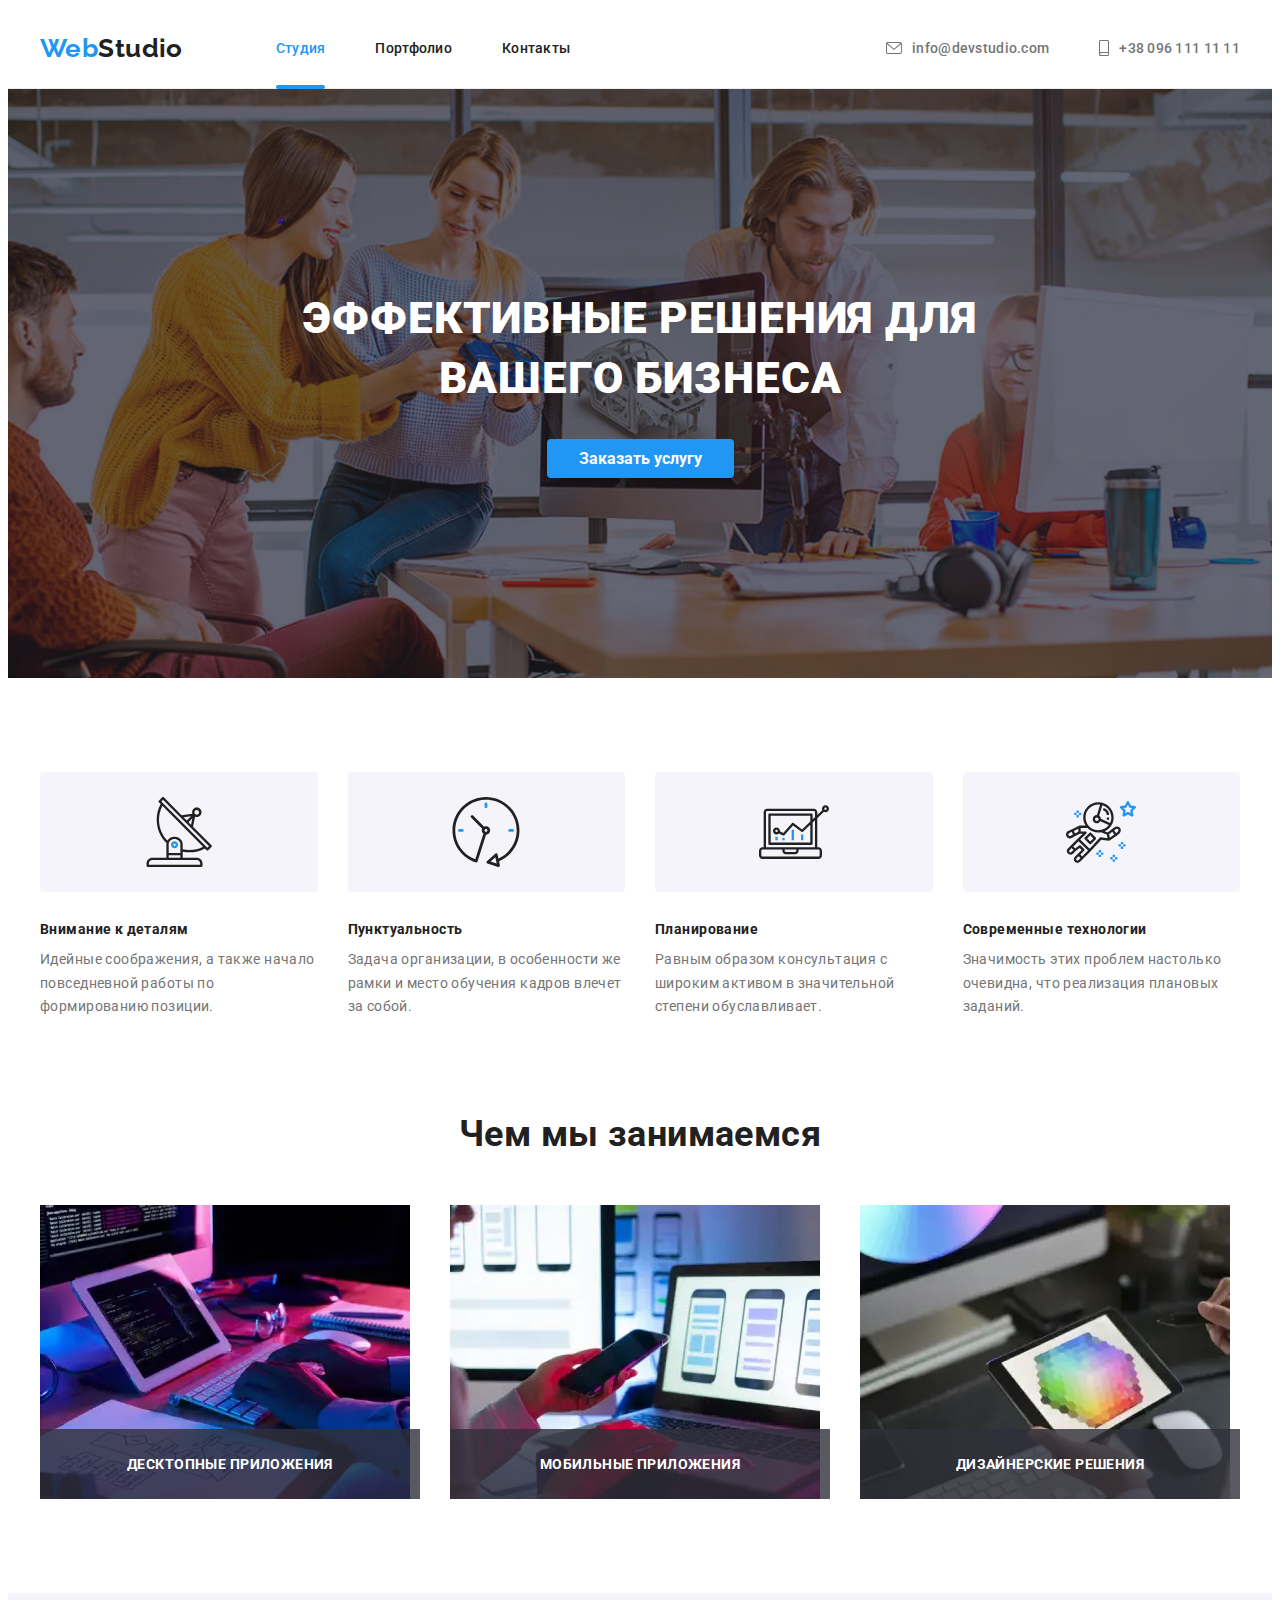
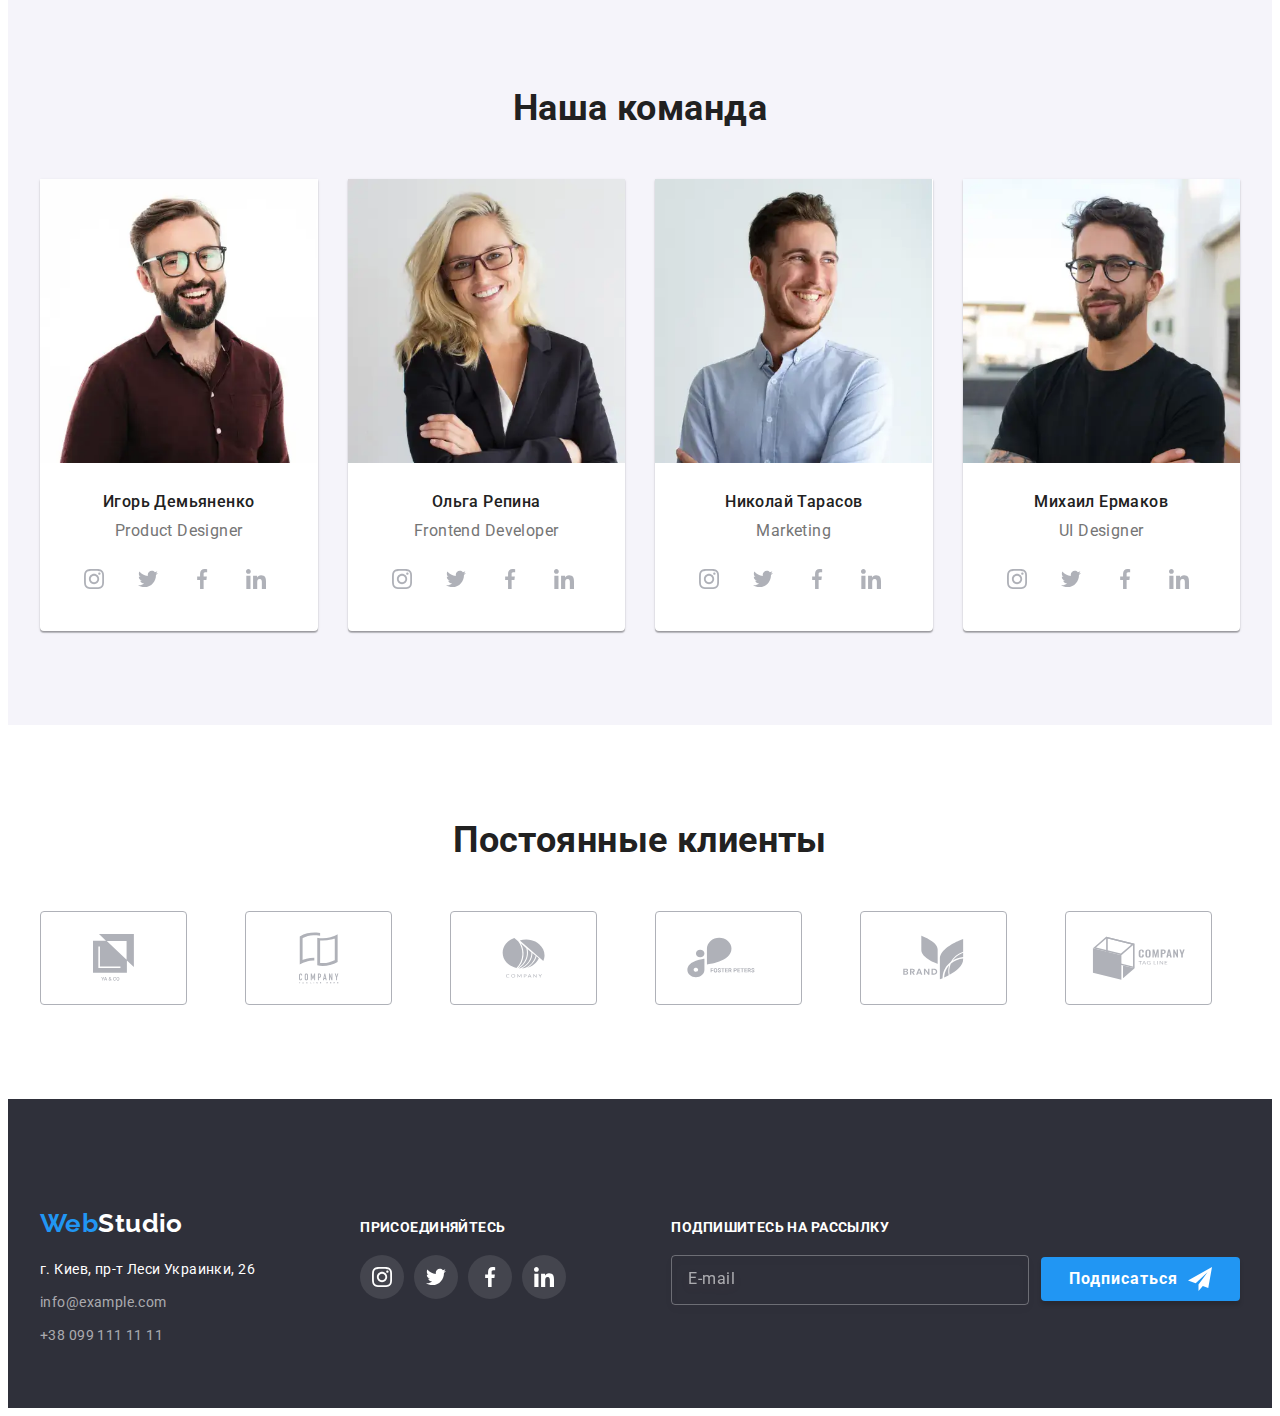
<file: index.html>
<!DOCTYPE html>
<html lang="ru">
  <head>
    <meta charset="UTF-8" />
    <meta http-equiv="X-UA-Compatible" content="IE=edge" />
    <meta name="viewport" content="width=device-width, initial-scale=1.0" />
    <title>Web Studio</title>
    <link
      rel="stylesheet"
      href="https://cdnjs.cloudflare.com/ajax/libs/modern-normalize/1.1.0/modern-normalize.min.css"
      integrity="sha512-wpPYUAdjBVSE4KJnH1VR1HeZfpl1ub8YT/NKx4PuQ5NmX2tKuGu6U/JRp5y+Y8XG2tV+wKQpNHVUX03MfMFn9Q=="
      crossorigin="anonymous"
      referrerpolicy="no-referrer"
    />
    <link rel="preconnect" href="https://fonts.gstatic.com" />
    <link
      href="https://fonts.googleapis.com/css2?family=Raleway:wght@700&family=Roboto:wght@400;500;700;900&display=swap"
      rel="stylesheet"
    />
    <link rel="stylesheet" href="./css/main.min.css" />
  </head>

  <body>
    <header class="header">
      <div class="container header__container">
        <nav class="navigation">
          <a href="./index.html" lang="en" class="logo link"
            ><span class="logo--color">Web</span>Studio</a
          >
          <ul class="menu list">
            <li class="menu__item">
              <a href="./index.html" class="menu__link menu__link--active link"
                >Студия</a
              >
            </li>
            <li class="menu__item">
              <a href="./portfolio.html" class="menu__link link">Портфолио</a>
            </li>
            <li class="menu__item">
              <a href="" class="menu__link link">Контакты</a>
            </li>
          </ul>
        </nav>
        <ul class="contact list">
          <li class="contact__item">
            <a href="mailto:info@devstudio.com" class="contact__link link">
              <svg class="contact__icon" width="16" height="12">
                <use href="./images/icons.svg#icon-envelope"></use>
              </svg>
              info@devstudio.com</a
            >
          </li>
          <li class="contact__item">
            <a href="tel:+380961111111" class="contact__link link">
              <svg class="contact__icon" width="10" height="16">
                <use href="./images/icons.svg#icon-smartphone"></use>
              </svg>
              +38 096 111 11 11</a
            >
          </li>
        </ul>
        <button type="button" class="burger-btn" data-menu-open>
          <svg class="burger-btn__icon" width="24" height="16">
            <use href="./images/icons.svg#icon-menu"></use>
          </svg>
        </button>
      </div>
    </header>

    <main>
      <!--HERO-->
      <section class="hero">
        <div class="container">
          <h1 class="hero__title">Эффективные решения для вашего бизнеса</h1>
          <button type="button" class="hero__btn button" data-modal-open>
            Заказать услугу
          </button>
        </div>
      </section>

      <!--FEATURE-->
      <section class="section">
        <div class="container">
          <h2 class="hidden">Особенности</h2>
          <ul class="feature-list list">
            <li class="feature-list__item">
              <div class="feature-list__icon-fon">
                <svg class="feature-list__icon">
                  <use href="./images/icons.svg#icon-details"></use>
                </svg>
              </div>
              <h3 class="feature-list__title">Внимание к деталям</h3>
              <p class="feature-list__text">
                Идейные соображения, а также начало повседневной работы по
                формированию позиции.
              </p>
            </li>
            <li class="feature-list__item">
              <div class="feature-list__icon-fon">
                <svg class="feature-list__icon">
                  <use href="./images/icons.svg#icon-clock"></use>
                </svg>
              </div>
              <h3 class="feature-list__title">Пунктуальность</h3>
              <p class="feature-list__text">
                Задача организации, в особенности же рамки и место обучения
                кадров влечет за собой.
              </p>
            </li>
            <li class="feature-list__item">
              <div class="feature-list__icon-fon">
                <svg class="feature-list__icon">
                  <use href="./images/icons.svg#icon-diagram"></use>
                </svg>
              </div>
              <h3 class="feature-list__title">Планирование</h3>
              <p class="feature-list__text">
                Равным образом консультация с широким активом в значительной
                степени обуславливает.
              </p>
            </li>
            <li class="feature-list__item">
              <div class="feature-list__icon-fon">
                <svg class="feature-list__icon">
                  <use href="./images/icons.svg#icon-astronaut"></use>
                </svg>
              </div>
              <h3 class="feature-list__title">Современные технологии</h3>
              <p class="feature-list__text">
                Значимость этих проблем настолько очевидна, что реализация
                плановых заданий.
              </p>
            </li>
          </ul>
        </div>
      </section>

      <!--PROJECT-->
      <section class="section section--nopadingtop">
        <div class="container">
          <h2 class="section__title">Чем мы занимаемся</h2>
          <ul class="project-list list">
            <li class="project-list__item">
              <picture>
                <source
                  media="(min-width: 1200px)"
                  srcset="
                    ./images/project/project1-desktop.webp    1x,
                    ./images/project/project1-desktop@2x.webp 2x
                  "
                  type="image/webp"
                />

                <source
                  media="(min-width: 1200px)"
                  srcset="
                    ./images/project/project1-desktop.jpg    1x,
                    ./images/project/project1-desktop@2x.jpg 2x
                  "
                />

                <img
                  src="#"
                  alt="Робота команды на ПК"
                  class="project-list__image"
                />
              </picture>
              <h3 class="project-list__subtitle subtitle">
                Десктопные приложения
              </h3>
            </li>
            <li class="project-list__item">
              <picture>
                <source
                  media="(min-width: 1200px)"
                  srcset="
                    ./images/project/project2-desktop.webp    1x,
                    ./images/project/project2-desktop@2x.webp 2x
                  "
                  type="image/webp"
                />

                <source
                  media="(min-width: 1200px)"
                  srcset="
                    ./images/project/project2-desktop.jpg    1x,
                    ./images/project/project2-desktop@2x.jpg 2x
                  "
                />

                <img
                  src="#"
                  alt="Робота команды с телефоном"
                  class="project-list__image"
                />
              </picture>
              <h3 class="project-list__subtitle subtitle">
                Мобильные приложения
              </h3>
            </li>
            <li class="project-list__item">
              <picture>
                <source
                  media="(min-width: 1200px)"
                  srcset="
                    ./images/project/project3-desktop.webp    1x,
                    ./images/project/project3-desktop@2x.webp 2x
                  "
                  type="image/webp"
                />

                <source
                  media="(min-width: 1200px)"
                  srcset="
                    ./images/project/project3-desktop.jpg    1x,
                    ./images/project/project3-desktop@2x.jpg 2x
                  "
                />

                <img
                  src="#"
                  alt="Робота команды на планшете"
                  class="project-list__image"
                />
              </picture>
              <h3 class="project-list__subtitle subtitle">
                Дизайнерские решения
              </h3>
            </li>
          </ul>
        </div>
      </section>

      <!--TEAM-->
      <section class="section section__team">
        <div class="container">
          <h2 class="section__title">Наша команда</h2>
          <ul class="list team-list">
            <li class="team-list-item">
              <picture>
                <source
                  media="(min-width: 280px)"
                  srcset="
                    ./images/team/team1-mobile.webp    1x,
                    ./images/team/team1-mobile@2x.webp 2x
                  "
                  type="image/webp"
                />

                <source
                  media="(min-width: 280px)"
                  srcset="
                    ./images/team/team1-mobile.jpg    1x,
                    ./images/team/team1-mobile@2x.jpg 2x
                  "
                />

                <source
                  media="(min-width: 768px)"
                  srcset="
                    ./images/team/team1-tablet.webp    1x,
                    ./images/team/team1-tablet@2x.webp 2x
                  "
                  type="image/webp"
                />

                <source
                  media="(min-width: 768px)"
                  srcset="
                    ./images/team/team1-tablet.jpg    1x,
                    ./images/team/team1-tablet@2x.jpg 2x
                  "
                />

                <source
                  media="(min-width: 1200px)"
                  srcset="
                    ./images/team/team1-desktop.webp    1x,
                    ./images/team/team1-desktop@2x.webp 2x
                  "
                  type="image/webp"
                />

                <source
                  media="(min-width: 1200px)"
                  srcset="
                    ./images/team/team1-desktop.jpg    1x,
                    ./images/team/team1-desktop@2x.jpg 2x
                  "
                />

                <img src="#" alt="Игорь Демьяненко" class="team-pic" />
              </picture>
              <div class="description-team">
                <h3 class="team-subtitle text">Игорь Демьяненко</h3>
                <p class="team-desc text" lang="en">Product Designer</p>
                <ul class="social-list">
                  <li class="social-list__item">
                    <a href="" class="social-list__link link">
                      <svg class="social-list__icon" width="20" height="20">
                        <use href="./images/icons.svg#icon-instagram"></use>
                      </svg>
                    </a>
                  </li>
                  <li class="social-list__item">
                    <a href="" class="social-list__link link">
                      <svg class="social-list__icon" width="20" height="20">
                        <use href="./images/icons.svg#icon-twitter"></use>
                      </svg>
                    </a>
                  </li>
                  <li class="social-list__item">
                    <a href="" class="social-list__link link">
                      <svg class="social-list__icon" width="20" height="20">
                        <use href="./images/icons.svg#icon-facebook"></use>
                      </svg>
                    </a>
                  </li>
                  <li class="social-list__item">
                    <a href="" class="social-list__link link">
                      <svg class="social-list__icon" width="20" height="20">
                        <use href="./images/icons.svg#icon-linkedin"></use>
                      </svg>
                    </a>
                  </li>
                </ul>
              </div>
            </li>
            <li class="team-list-item">
              <picture>
                <source
                  media="(min-width: 280px)"
                  srcset="
                    ./images/team/team2-mobile.webp    1x,
                    ./images/team/team2-mobile@2x.webp 2x
                  "
                  type="image/webp"
                />

                <source
                  media="(min-width: 280px)"
                  srcset="
                    ./images/team/team2-mobile.jpg    1x,
                    ./images/team/team2-mobile@2x.jpg 2x
                  "
                />

                <source
                  media="(min-width: 768px)"
                  srcset="
                    ./images/team/team2-tablet.webp    1x,
                    ./images/team/team2-tablet@2x.webp 2x
                  "
                  type="image/webp"
                />

                <source
                  media="(min-width: 768px)"
                  srcset="
                    ./images/team/team2-tablet.jpg    1x,
                    ./images/team/team2-tablet@2x.jpg 2x
                  "
                />

                <source
                  media="(min-width: 1200px)"
                  srcset="
                    ./images/team/team2-desktop.webp    1x,
                    ./images/team/team2-desktop@2x.webp 2x
                  "
                  type="image/webp"
                />

                <source
                  media="(min-width: 1200px)"
                  srcset="
                    ./images/team/team2-desktop.jpg    1x,
                    ./images/team/team2-desktop@2x.jpg 2x
                  "
                />

                <img src="#" alt="Ольга Репина" class="team-pic" />
              </picture>
              <div class="description-team">
                <h3 class="team-subtitle text">Ольга Репина</h3>
                <p class="team-desc text" lang="en">Frontend Developer</p>
                <ul class="social-list">
                  <li class="social-list__item">
                    <a href="" class="social-list__link link">
                      <svg class="social-list__icon" width="20" height="20">
                        <use href="./images/icons.svg#icon-instagram"></use>
                      </svg>
                    </a>
                  </li>
                  <li class="social-list__item">
                    <a href="" class="social-list__link link">
                      <svg class="social-list__icon" width="20" height="20">
                        <use href="./images/icons.svg#icon-twitter"></use>
                      </svg>
                    </a>
                  </li>
                  <li class="social-list__item">
                    <a href="" class="social-list__link link">
                      <svg class="social-list__icon" width="20" height="20">
                        <use href="./images/icons.svg#icon-facebook"></use>
                      </svg>
                    </a>
                  </li>
                  <li class="social-list__item">
                    <a href="" class="social-list__link link">
                      <svg class="social-list__icon" width="20" height="20">
                        <use href="./images/icons.svg#icon-linkedin"></use>
                      </svg>
                    </a>
                  </li>
                </ul>
              </div>
            </li>
            <li class="team-list-item">
              <picture>
                <source
                  media="(min-width: 280px)"
                  srcset="
                    ./images/team/team3-mobile.webp    1x,
                    ./images/team/team3-mobile@2x.webp 2x
                  "
                  type="image/webp"
                />

                <source
                  media="(min-width: 280px)"
                  srcset="
                    ./images/team/team3-mobile.jpg    1x,
                    ./images/team/team3-mobile@2x.jpg 2x
                  "
                />

                <source
                  media="(min-width: 768px)"
                  srcset="
                    ./images/team/team3-tablet.webp    1x,
                    ./images/team/team3-tablet@2x.webp 2x
                  "
                  type="image/webp"
                />

                <source
                  media="(min-width: 768px)"
                  srcset="
                    ./images/team/team3-tablet.jpg    1x,
                    ./images/team/team3-tablet@2x.jpg 2x
                  "
                />

                <source
                  media="(min-width: 1200px)"
                  srcset="
                    ./images/team/team3-desktop.webp    1x,
                    ./images/team/team3-desktop@2x.webp 2x
                  "
                  type="image/webp"
                />

                <source
                  media="(min-width: 1200px)"
                  srcset="
                    ./images/team/team3-desktop.jpg    1x,
                    ./images/team/team3-desktop@2x.jpg 2x
                  "
                />

                <img src="#" alt="Николай Тарасов" class="team-pic" />
              </picture>
              <div class="description-team">
                <h3 class="team-subtitle text">Николай Тарасов</h3>
                <p class="team-desc text" lang="en">Marketing</p>
                <ul class="social-list">
                  <li class="social-list__item">
                    <a href="" class="social-list__link link">
                      <svg class="social-list__icon" width="20" height="20">
                        <use href="./images/icons.svg#icon-instagram"></use>
                      </svg>
                    </a>
                  </li>
                  <li class="social-list__item">
                    <a href="" class="social-list__link link">
                      <svg class="social-list__icon" width="20" height="20">
                        <use href="./images/icons.svg#icon-twitter"></use>
                      </svg>
                    </a>
                  </li>
                  <li class="social-list__item">
                    <a href="" class="social-list__link link">
                      <svg class="social-list__icon" width="20" height="20">
                        <use href="./images/icons.svg#icon-facebook"></use>
                      </svg>
                    </a>
                  </li>
                  <li class="social-list__item">
                    <a href="" class="social-list__link link">
                      <svg class="social-list__icon" width="20" height="20">
                        <use href="./images/icons.svg#icon-linkedin"></use>
                      </svg>
                    </a>
                  </li>
                </ul>
              </div>
            </li>
            <li class="team-list-item">
              <picture>
                <source
                  media="(min-width: 280px)"
                  srcset="
                    ./images/team/team4-mobile.webp    1x,
                    ./images/team/team4-mobile@2x.webp 2x
                  "
                  type="image/webp"
                />

                <source
                  media="(min-width: 280px)"
                  srcset="
                    ./images/team/team4-mobile.jpg    1x,
                    ./images/team/team4-mobile@2x.jpg 2x
                  "
                />

                <source
                  media="(min-width: 768px)"
                  srcset="
                    ./images/team/team4-tablet.webp    1x,
                    ./images/team/team4-tablet@2x.webp 2x
                  "
                  type="image/webp"
                />

                <source
                  media="(min-width: 768px)"
                  srcset="
                    ./images/team/team4-tablet.jpg    1x,
                    ./images/team/team4-tablet@2x.jpg 2x
                  "
                />

                <source
                  media="(min-width: 1200px)"
                  srcset="
                    ./images/team/team4-desktop.webp    1x,
                    ./images/team/team4-desktop@2x.webp 2x
                  "
                  type="image/webp"
                />

                <source
                  media="(min-width: 1200px)"
                  srcset="
                    ./images/team/team4-desktop.jpg    1x,
                    ./images/team/team4-desktop@2x.jpg 2x
                  "
                />

                <img src="#" alt="Михаил Ермаков" class="team-pic" />
              </picture>
              <div class="description-team">
                <h3 class="team-subtitle text">Михаил Ермаков</h3>
                <p class="team-desc text" lang="en">UI Designer</p>
                <ul class="social-list">
                  <li class="social-list__item">
                    <a href="" class="social-list__link link">
                      <svg class="social-list__icon" width="20" height="20">
                        <use href="./images/icons.svg#icon-instagram"></use>
                      </svg>
                    </a>
                  </li>
                  <li class="social-list__item">
                    <a href="" class="social-list__link link">
                      <svg class="social-list__icon" width="20" height="20">
                        <use href="./images/icons.svg#icon-twitter"></use>
                      </svg>
                    </a>
                  </li>
                  <li class="social-list__item">
                    <a href="" class="social-list__link link">
                      <svg class="social-list__icon" width="20" height="20">
                        <use href="./images/icons.svg#icon-facebook"></use>
                      </svg>
                    </a>
                  </li>
                  <li class="social-list__item">
                    <a href="" class="social-list__link link">
                      <svg class="social-list__icon" width="20" height="20">
                        <use href="./images/icons.svg#icon-linkedin"></use>
                      </svg>
                    </a>
                  </li>
                </ul>
              </div>
            </li>
          </ul>
        </div>
      </section>

      <!-- CLIENTS -->
      <section class="section">
        <div class="container">
          <h2 class="section__title">Постоянные клиенты</h2>
          <ul class="client">
            <li class="client__item">
              <a href="" class="client__link link">
                <svg class="client__icon" width="41" height="47">
                  <use href="./images/icons.svg#icon-ya-co"></use>
                </svg>
              </a>
            </li>
            <li class="client__item">
              <a href="" class="client__link link">
                <svg class="client__icon" width="40" height="52">
                  <use href="./images/icons.svg#icon-tagline-here"></use>
                </svg>
              </a>
            </li>
            <li class="client__item">
              <a href="" class="client__link link">
                <svg class="client__icon" width="43" height="41">
                  <use href="./images/icons.svg#icon-company"></use>
                </svg>
              </a>
            </li>
            <li class="client__item">
              <a href="" class="client__link link">
                <svg class="client__icon" width="84" height="41">
                  <use href="./images/icons.svg#icon-foster-peters"></use>
                </svg>
              </a>
            </li>
            <li class="client__item">
              <a href="" class="client__link link">
                <svg class="client__icon" width="63" height="45">
                  <use href="./images/icons.svg#icon-brand"></use>
                </svg>
              </a>
            </li>
            <li class="client__item">
              <a href="" class="client__link link">
                <svg class="client__icon" width="94" height="44">
                  <use href="./images/icons.svg#icon-tag-line"></use>
                </svg>
              </a>
            </li>
          </ul>
        </div>
      </section>
    </main>

    <footer class="footer">
      <div class="container">
        <div class="footer-content">
          <div class="address">
            <a href="./index.html" lang="en" class="logo link logo-footer"
              ><span class="logo--color">Web</span>Studio</a
            >
            <address>
              <ul class="list contact-blok">
                <li class="contact-blok__item">
                  <a
                    href="https://goo.gl/maps/mt1eh2ypVDNNx72d9"
                    target="_blank"
                    rel="noopener noreferrer"
                    class="link contact-blok__link contact-blok__link--color"
                    >г. Киев, пр-т Леси Украинки, 26</a
                  >
                </li>
                <li class="contact-blok__item">
                  <a
                    href="mailto:info@example.com"
                    class="link contact-blok__link"
                    >info@example.com</a
                  >
                </li>
                <li class="contact-blok__item">
                  <a href="tel:+380991111111" class="link contact-blok__link"
                    >+38 099 111 11 11</a
                  >
                </li>
              </ul>
            </address>
          </div>
          <div class="social">
            <h2 class="social__title subtitle">присоединяйтесь</h2>
            <ul class="social-list">
              <li class="social-list__item">
                <a href="" class="social-list__link link">
                  <svg
                    class="footer__social-icon--bg social-list__icon"
                    width="20"
                    height="20"
                  >
                    <use href="./images/icons.svg#icon-instagram"></use>
                  </svg>
                </a>
              </li>
              <li class="social-list__item">
                <a href="" class="social-list__link link">
                  <svg
                    class="footer__social-icon--bg social-list__icon"
                    width="20"
                    height="20"
                  >
                    <use href="./images/icons.svg#icon-twitter"></use>
                  </svg>
                </a>
              </li>
              <li class="social-list__item">
                <a href="" class="social-list__link link">
                  <svg
                    class="footer__social-icon--bg social-list__icon"
                    width="20"
                    height="20"
                  >
                    <use href="./images/icons.svg#icon-facebook"></use>
                  </svg>
                </a>
              </li>
              <li class="social-list__item">
                <a href="" class="social-list__link link">
                  <svg
                    class="footer__social-icon--bg social-list__icon"
                    width="20"
                    height="20"
                  >
                    <use href="./images/icons.svg#icon-linkedin"></use>
                  </svg>
                </a>
              </li>
            </ul>
          </div>
          <form class="subscription-form">
            <p class="subscription-form__title subtitle">
              Подпишитесь на рассылку
            </p>
            <div class="subscription-form__element">
              <input
                type="email"
                name="user-subscription-mail"
                class="subscription-form__input"
                placeholder="E-mail"
                required
              />
              <button type="submit" class="subscription-form__btn button">
                Подписаться
                <svg class="subscription-form__icon" width="24" height="24">
                  <use href="./images/icons.svg#icon-icon-send"></use>
                </svg>
              </button>
            </div>
          </form>
        </div>
      </div>
    </footer>

    <!-- MODAL -->
    <div class="backdrop is-hidden" data-modal>
      <div class="modal">
        <button type="button" class="close-btn" data-modal-close>
          <svg class="close-black" width="18" height="18">
            <use href="./images/icons.svg#icon-close-black"></use>
          </svg>
        </button>
        <form class="modal-form">
          <p class="modal-form-title">
            Оставьте свои данные, мы вам перезвоним
          </p>
          <label class="modal-form-field">
            Имя
            <span class="modal-form-field-element">
              <input
                type="text"
                name="user-name"
                class="modal-form-input"
                required
              />
              <svg class="modal-form-icon" width="18" height="18">
                <use href="./images/icons.svg#icon-person-black"></use>
              </svg>
            </span>
          </label>
          <label class="modal-form-field">
            Телефон
            <span class="modal-form-field-element">
              <input
                type="tel"
                name="user-phone"
                class="modal-form-input"
                required
              />
              <svg class="modal-form-icon" width="18" height="18">
                <use href="./images/icons.svg#icon-phone-black"></use>
              </svg>
            </span>
          </label>
          <label class="modal-form-field">
            Почта
            <span class="modal-form-field-element">
              <input
                type="email"
                name="user-mail"
                class="modal-form-input"
                required
              />
              <svg class="modal-form-icon" width="18" height="18">
                <use href="./images/icons.svg#icon-email-black"></use>
              </svg>
            </span>
          </label>
          <label class="modal-form-field"
            >Комментарий
            <textarea
              name="user-message"
              class="modal-form-message"
              placeholder="Введите текст"
            ></textarea>
          </label>
          <input
            type="checkbox"
            class="modal-form-checkbox hidden"
            id="accept-policy"
          />
          <label for="accept-policy" class="modal-form-checkbox-label"
            >Соглашаюсь с рассылкой и принимаю &nbsp;<a
              href=""
              class="modal-form-checkbox-link"
              >Условия договора</a
            ></label
          >
          <button type="submit" class="modal-form-btn button">Отправить</button>
        </form>
      </div>
    </div>

    <!-- MOBILE-MENU -->
    <div class="mobile-menu" data-menu>
      <div class="container-mobile">
        <button type="button" class="close-btn mobile-btn" data-menu-close>
          <svg class="close-black" width="18" height="18">
            <use href="./images/icons.svg#icon-close-black"></use>
          </svg>
        </button>
        <ul class="mobile-menu-list">
          <li class="mobile-menu-list__item">
            <a
              href="./index.html"
              class="mobile-menu-list__link mobile-list__link--active link"
              >Студия</a
            >
          </li>
          <li class="mobile-menu-list__item">
            <a href="./portfolio.html" class="mobile-menu-list__link link"
              >Портфолио</a
            >
          </li>
          <li class="mobile-menu-list__item">
            <a href="" class="mobile-menu-list__link link">Контакты</a>
          </li>
        </ul>
        <ul class="mobile-contact-list">
          <li class="mobile-contact-list__item">
            <a
              href="tel:+380961111111"
              class="mobile-contact-list__link tel link"
              >+38 096 111 11 11</a
            >
          </li>
          <li class="mobile-contact-list__item">
            <a
              href="mailto:info@devstudio.com"
              class="mobile-contact-list__link mail link"
              >info@devstudio.com</a
            >
          </li>
        </ul>
        <ul class="mobile-social-list">
          <li class="mobile-social-list__item">
            <a href="" class="mobile-social-list__link link">Instagram</a>
          </li>
          <li class="mobile-social-list__item">
            <a href="" class="mobile-social-list__link link">Twitter</a>
          </li>
          <li class="mobile-social-list__item">
            <a href="" class="mobile-social-list__link link">Facebook</a>
          </li>
          <li class="mobile-social-list__item">
            <a href="" class="mobile-social-list__link link">LinkedIn</a>
          </li>
        </ul>
      </div>
    </div>
    <!-- </div> -->

    <script src="./js/menu.js"></script>
    <script src="./js/modal.js"></script>
  </body>
</html>
</file>
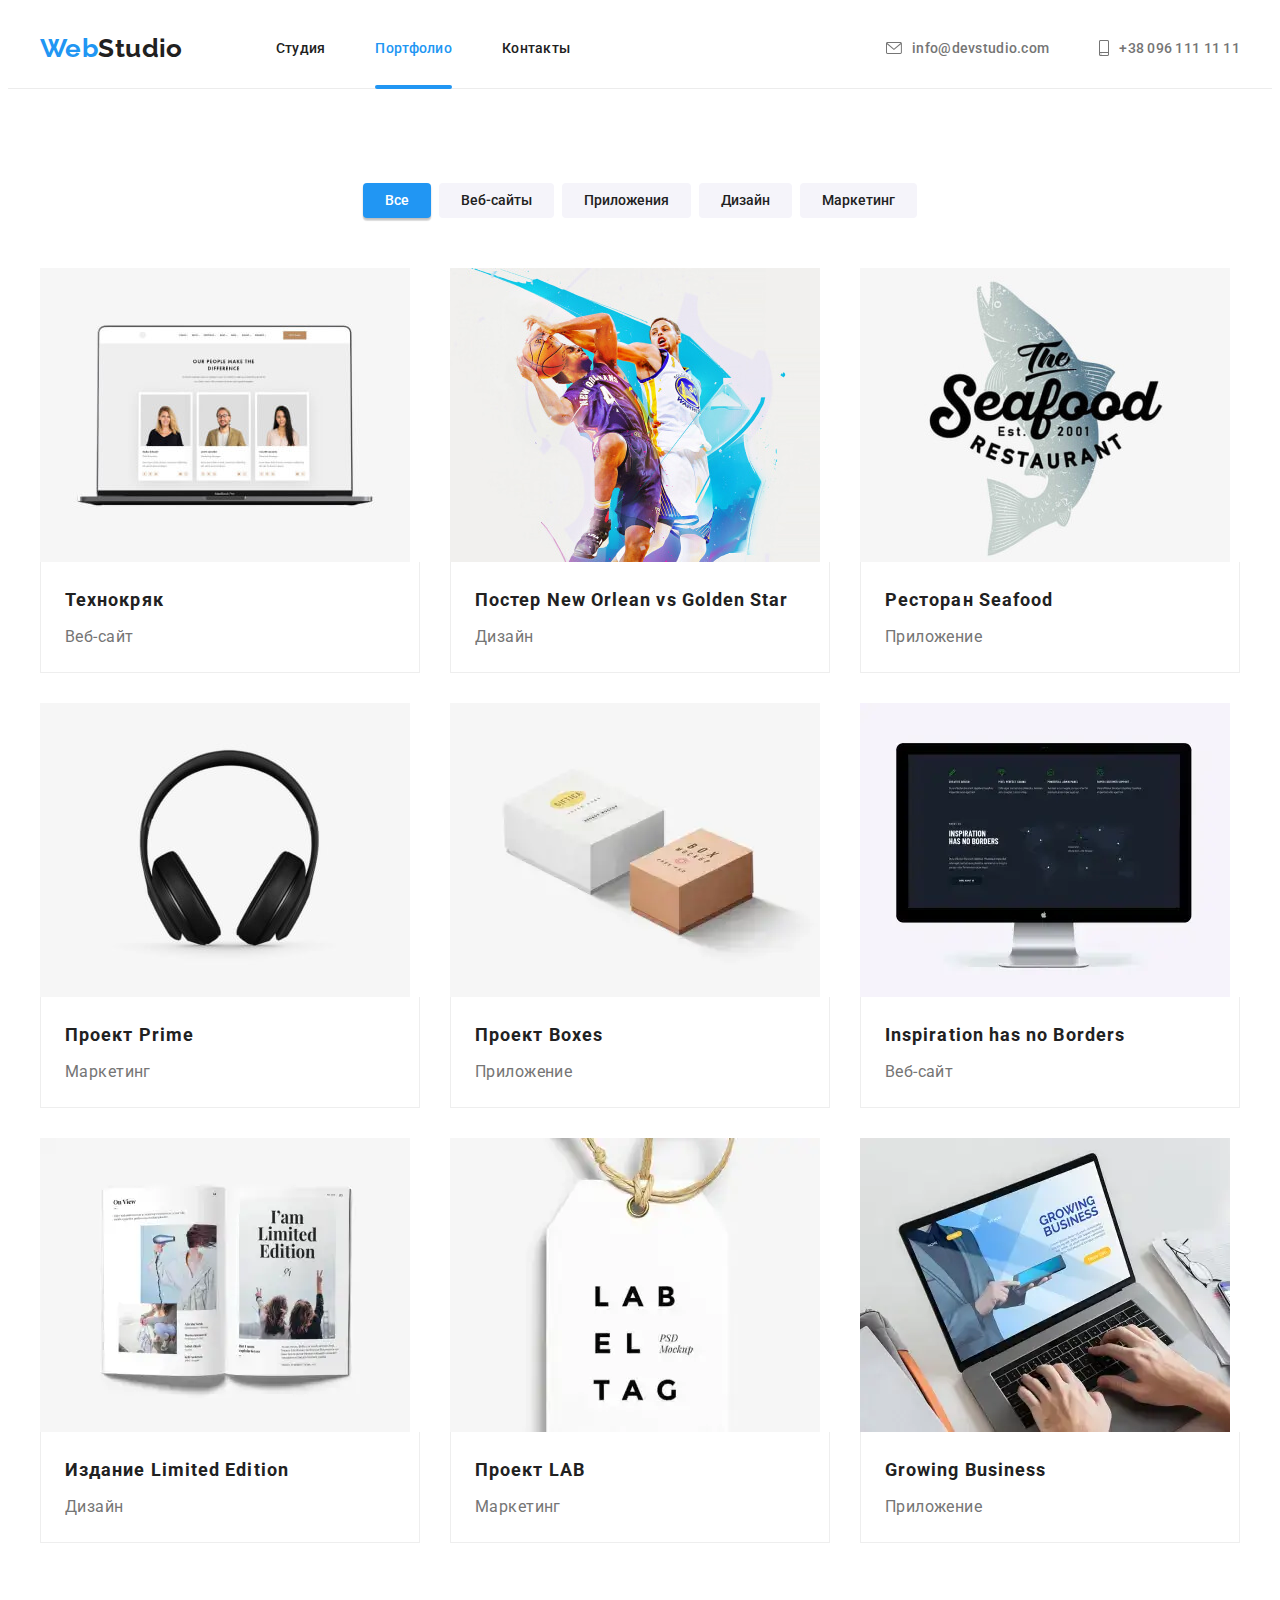
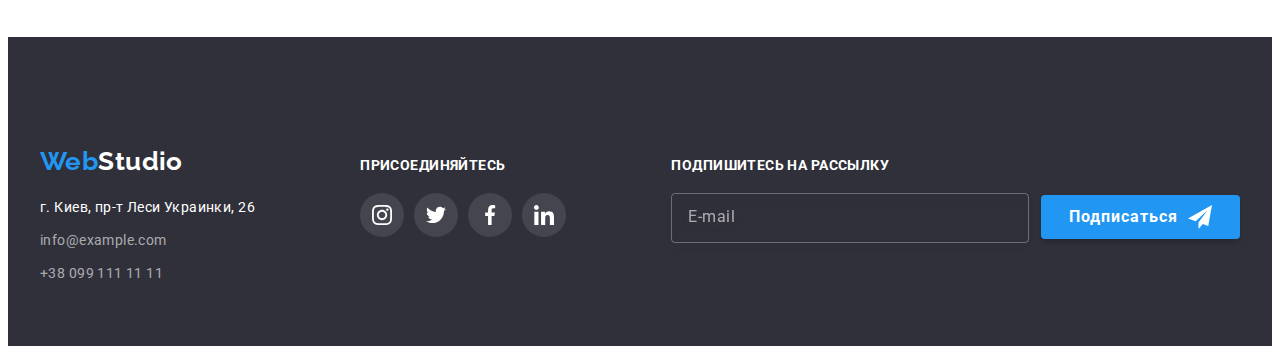
<file: portfolio.html>
<!DOCTYPE html>
<html lang="ru">
  <head>
    <meta charset="UTF-8" />
    <meta http-equiv="X-UA-Compatible" content="IE=edge" />
    <meta name="viewport" content="width=device-width, initial-scale=1.0" />
    <title>Портфолио</title>
    <link
      rel="stylesheet"
      href="https://cdnjs.cloudflare.com/ajax/libs/modern-normalize/1.1.0/modern-normalize.min.css"
      integrity="sha512-wpPYUAdjBVSE4KJnH1VR1HeZfpl1ub8YT/NKx4PuQ5NmX2tKuGu6U/JRp5y+Y8XG2tV+wKQpNHVUX03MfMFn9Q=="
      crossorigin="anonymous"
      referrerpolicy="no-referrer"
    />
    <link rel="preconnect" href="https://fonts.gstatic.com" />
    <link
      href="https://fonts.googleapis.com/css2?family=Raleway:wght@700&family=Roboto:wght@400;500;700;900&display=swap"
      rel="stylesheet"
    />
    <link rel="stylesheet" href="./css/main.min.css" />
  </head>

  <body>
    <header class="header">
      <div class="container header__container">
        <nav class="navigation">
          <a href="./index.html" lang="en" class="logo link"
            ><span class="logo--color">Web</span>Studio</a
          >
          <ul class="menu list">
            <li class="menu__item">
              <a href="./index.html" class="menu__link link">Студия</a>
            </li>
            <li class="menu__item">
              <a
                href="./portfolio.html"
                class="menu__link menu__link--active link"
                >Портфолио</a
              >
            </li>
            <li class="menu__item">
              <a href="" class="menu__link link">Контакты</a>
            </li>
          </ul>
        </nav>
        <ul class="contact list">
          <li class="contact__item">
            <a href="mailto:info@devstudio.com" class="contact__link link">
              <svg class="contact__icon" width="16" height="12">
                <use href="./images/icons.svg#icon-envelope"></use>
              </svg>
              info@devstudio.com</a
            >
          </li>
          <li class="contact__item">
            <a href="tel:+380961111111" class="contact__link link">
              <svg class="contact__icon" width="10" height="16">
                <use href="./images/icons.svg#icon-smartphone"></use>
              </svg>
              +38 096 111 11 11</a
            >
          </li>
        </ul>
        <button type="button" class="burger-btn" data-menu-open>
          <svg class="burger-btn__icon" width="24" height="16">
            <use href="./images/icons.svg#icon-menu"></use>
          </svg>
        </button>
      </div>
    </header>

    <main>
      <section class="section">
        <div class="container">
          <!--Filters-->
          <h2 hidden>Фильтер</h2>
          <ul class="list filter-list">
            <li class="filter-list-item">
              <button
                type="button"
                class="filter-btn button filter-btn--active"
              >
                Все
              </button>
            </li>
            <li class="filter-list-item">
              <button type="button" class="filter-btn button">Веб-сайты</button>
            </li>
            <li class="filter-list-item">
              <button type="button" class="filter-btn button">
                Приложения
              </button>
            </li>
            <li class="filter-list-item">
              <button type="button" class="filter-btn button">Дизайн</button>
            </li>
            <li class="filter-list-item">
              <button type="button" class="filter-btn button">Маркетинг</button>
            </li>
          </ul>

          <!--Gallery-->
          <ul class="list gallery-list">
            <li class="gallery-list-item">
              <a href="" class="gallery-link link">
                <div class="card">
                  <picture>
                    <source
                      media="(min-width: 1200px)"
                      srcset="
                        ./images/portfolio/gallery1-desktop.jpg    1x,
                        ./images/portfolio/gallery1-desktop@2x.jpg 2x
                      "
                    />
                    <source
                      media="(min-width: 1200px)"
                      srcset="
                        ./images/portfolio/gallery1-desktop.webp    1x,
                        ./images/portfolio/gallery1-desktop@2x.webp 2x
                      "
                      type="image/webp"
                    />
                    <source
                      media="(min-width: 768px)"
                      srcset="
                        ./images/portfolio/gallery1-tablet.jpg    1x,
                        ./images/portfolio/gallery1-tablet@2x.jpg 2x
                      "
                    />
                    <source
                      media="(min-width: 768px)"
                      srcset="
                        ./images/portfolio/gallery1-tablet.webp    1x,
                        ./images/portfolio/gallery1-tablet@2x.webp 2x
                      "
                      type="image/webp"
                    />
                    <source
                      media="(min-width: 280px)"
                      srcset="
                        ./images/portfolio/gallery1-mobile.webp    1x,
                        ./images/portfolio/gallery1-mobile@2x.webp 2x
                      "
                      type="image/webp"
                    />
                    <source
                      media="(min-width: 280px)"
                      srcset="
                        ./images/portfolio/gallery1-mobile.jpg    1x,
                        ./images/portfolio/gallery1-mobile@2x.jpg 2x
                      "
                    />
                    <img src="#" alt="Ноутбук с веб-страницей технокряк" />
                  </picture>
                  <p class="overlay">
                    Технокряк это современная площадка распространения
                    коронавируса. Компании используют эту платформу для
                    цифрового шпионажа и атак на защищённые сервера конкурентов.
                  </p>
                </div>
                <div class="description">
                  <h3 class="gallery-subtitle">Технокряк</h3>
                  <p class="gallery-desc">Веб-сайт</p>
                </div>
              </a>
            </li>
            <li class="gallery-list-item">
              <a href="" class="gallery-link link">
                <div class="card">
                  <picture>
                    <source
                      media="(min-width: 1200px)"
                      srcset="
                        ./images/portfolio/gallery2-desktop.jpg    1x,
                        ./images/portfolio/gallery2-desktop@2x.jpg 2x
                      "
                    />
                    <source
                      media="(min-width: 1200px)"
                      srcset="
                        ./images/portfolio/gallery2-desktop.webp    1x,
                        ./images/portfolio/gallery2-desktop@2x.webp 2x
                      "
                      type="image/webp"
                    />
                    <source
                      media="(min-width: 768px)"
                      srcset="
                        ./images/portfolio/gallery2-tablet.jpg    1x,
                        ./images/portfolio/gallery2-tablet@2x.jpg 2x
                      "
                    />
                    <source
                      media="(min-width: 768px)"
                      srcset="
                        ./images/portfolio/gallery2-tablet.webp    1x,
                        ./images/portfolio/gallery2-tablet@2x.webp 2x
                      "
                      type="image/webp"
                    />
                    <source
                      media="(min-width: 280px)"
                      srcset="
                        ./images/portfolio/gallery2-mobile.webp    1x,
                        ./images/portfolio/gallery2-mobile@2x.webp 2x
                      "
                      type="image/webp"
                    />

                    <source
                      media="(min-width: 280px)"
                      srcset="
                        ./images/portfolio/gallery2-mobile.jpg    1x,
                        ./images/portfolio/gallery2-mobile@2x.jpg 2x
                      "
                    />
                    <img src="#" alt="Двое баскетболистов играют в мяч" />
                  </picture>
                  <p class="overlay">
                    Технокряк это современная площадка распространения
                    коронавируса. Компании используют эту платформу для
                    цифрового шпионажа и атак на защищённые сервера конкурентов.
                  </p>
                </div>
                <div class="description">
                  <h3 class="gallery-subtitle">
                    Постер New Orlean vs Golden Star
                  </h3>
                  <p class="gallery-desc">Дизайн</p>
                </div>
              </a>
            </li>
            <li class="gallery-list-item">
              <a href="" class="gallery-link link">
                <div class="card">
                  <picture>
                    <source
                      media="(min-width: 1200px)"
                      srcset="
                        ./images/portfolio/gallery3-desktop.jpg    1x,
                        ./images/portfolio/gallery3-desktop@2x.jpg 2x
                      "
                    />
                    <source
                      media="(min-width: 1200px)"
                      srcset="
                        ./images/portfolio/gallery3-desktop.webp    1x,
                        ./images/portfolio/gallery3-desktop@2x.webp 2x
                      "
                      type="image/webp"
                    />
                    <source
                      media="(min-width: 768px)"
                      srcset="
                        ./images/portfolio/gallery3-tablet.jpg    1x,
                        ./images/portfolio/gallery3-tablet@2x.jpg 2x
                      "
                    />
                    <source
                      media="(min-width: 768px)"
                      srcset="
                        ./images/portfolio/gallery3-tablet.webp    1x,
                        ./images/portfolio/gallery3-tablet@2x.webp 2x
                      "
                      type="image/webp"
                    />
                    <source
                      media="(min-width: 280px)"
                      srcset="
                        ./images/portfolio/gallery3-mobile.webp    1x,
                        ./images/portfolio/gallery3-mobile@2x.webp 2x
                      "
                      type="image/webp"
                    />

                    <source
                      media="(min-width: 280px)"
                      srcset="
                        ./images/portfolio/gallery3-mobile.jpg    1x,
                        ./images/portfolio/gallery3-mobile@2x.jpg 2x
                      "
                    />
                    <img src="#" alt="Логотип ресторана Seafood" />
                  </picture>
                  <p class="overlay">
                    Технокряк это современная площадка распространения
                    коронавируса. Компании используют эту платформу для
                    цифрового шпионажа и атак на защищённые сервера конкурентов.
                  </p>
                </div>
                <div class="description">
                  <h3 class="gallery-subtitle">Ресторан Seafood</h3>
                  <p class="gallery-desc">Приложение</p>
                </div>
              </a>
            </li>
            <li class="gallery-list-item">
              <a href="" class="gallery-link link">
                <div class="card">
                  <picture>
                    <source
                      media="(min-width: 1200px)"
                      srcset="
                        ./images/portfolio/gallery4-desktop.jpg    1x,
                        ./images/portfolio/gallery4-desktop@2x.jpg 2x
                      "
                    />
                    <source
                      media="(min-width: 1200px)"
                      srcset="
                        ./images/portfolio/gallery4-desktop.webp    1x,
                        ./images/portfolio/gallery4-desktop@2x.webp 2x
                      "
                      type="image/webp"
                    />
                    <source
                      media="(min-width: 768px)"
                      srcset="
                        ./images/portfolio/gallery4-tablet.jpg    1x,
                        ./images/portfolio/gallery4-tablet@2x.jpg 2x
                      "
                    />
                    <source
                      media="(min-width: 768px)"
                      srcset="
                        ./images/portfolio/gallery4-tablet.webp    1x,
                        ./images/portfolio/gallery4-tablet@2x.webp 2x
                      "
                      type="image/webp"
                    />
                    <source
                      media="(min-width: 280px)"
                      srcset="
                        ./images/portfolio/gallery4-mobile.webp    1x,
                        ./images/portfolio/gallery4-mobile@2x.webp 2x
                      "
                      type="image/webp"
                    />

                    <source
                      media="(min-width: 280px)"
                      srcset="
                        ./images/portfolio/gallery4-mobile.jpg    1x,
                        ./images/portfolio/gallery4-mobile@2x.jpg 2x
                      "
                    />
                    <img src="#" alt="Черные наушники" />
                  </picture>
                  <p class="overlay">
                    Технокряк это современная площадка распространения
                    коронавируса. Компании используют эту платформу для
                    цифрового шпионажа и атак на защищённые сервера конкурентов.
                  </p>
                </div>
                <div class="description">
                  <h3 class="gallery-subtitle">Проект Prime</h3>
                  <p class="gallery-desc">Маркетинг</p>
                </div>
              </a>
            </li>
            <li class="gallery-list-item">
              <a href="" class="gallery-link link">
                <div class="card">
                  <picture>
                    <source
                      media="(min-width: 1200px)"
                      srcset="
                        ./images/portfolio/gallery5-desktop.webp    1x,
                        ./images/portfolio/gallery5-desktop@2x.webp 2x
                      "
                      type="image/webp"
                    />
                    <source
                      media="(min-width: 1200px)"
                      srcset="
                        ./images/portfolio/gallery5-desktop.jpg    1x,
                        ./images/portfolio/gallery5-desktop@2x.jpg 2x
                      "
                    />
                    <source
                      media="(min-width: 768px)"
                      srcset="
                        ./images/portfolio/gallery5-tablet.jpg    1x,
                        ./images/portfolio/gallery5-tablet@2x.jpg 2x
                      "
                    />
                    <source
                      media="(min-width: 768px)"
                      srcset="
                        ./images/portfolio/gallery5-tablet.webp    1x,
                        ./images/portfolio/gallery5-tablet@2x.webp 2x
                      "
                      type="image/webp"
                    />
                    <source
                      media="(min-width: 280px)"
                      srcset="
                        ./images/portfolio/gallery5-mobile.jpg    1x,
                        ./images/portfolio/gallery5-mobile@2x.jpg 2x
                      "
                    />
                    <source
                      media="(min-width: 280px)"
                      srcset="
                        ./images/portfolio/gallery5-mobile.webp    1x,
                        ./images/portfolio/gallery5-mobile@2x.webp 2x
                      "
                      type="image/webp"
                    />
                    <img src="#" alt="Две коробки" />
                  </picture>
                  <p class="overlay">
                    Технокряк это современная площадка распространения
                    коронавируса. Компании используют эту платформу для
                    цифрового шпионажа и атак на защищённые сервера конкурентов.
                  </p>
                </div>
                <div class="description">
                  <h3 class="gallery-subtitle">Проект Boxes</h3>
                  <p class="gallery-desc">Приложение</p>
                </div>
              </a>
            </li>
            <li class="gallery-list-item">
              <a href="" class="gallery-link link">
                <div class="card">
                  <picture>
                    <source
                      media="(min-width: 1200px)"
                      srcset="
                        ./images/portfolio/gallery6-desktop.webp    1x,
                        ./images/portfolio/gallery6-desktop@2x.webp 2x
                      "
                      type="image/webp"
                    />

                    <source
                      media="(min-width: 1200px)"
                      srcset="
                        ./images/portfolio/gallery6-desktop.jpg    1x,
                        ./images/portfolio/gallery6-desktop@2x.jpg 2x
                      "
                    />
                    <source
                      media="(min-width: 768px)"
                      srcset="
                        ./images/portfolio/gallery6-tablet.webp    1x,
                        ./images/portfolio/gallery6-tablet@2x.webp 2x
                      "
                      type="image/webp"
                    />

                    <source
                      media="(min-width: 768px)"
                      srcset="
                        ./images/portfolio/gallery6-tablet.jpg    1x,
                        ./images/portfolio/gallery6-tablet@2x.jpg 2x
                      "
                    />
                    <source
                      media="(min-width: 280px)"
                      srcset="
                        ./images/portfolio/gallery6-mobile.webp    1x,
                        ./images/portfolio/gallery6-mobile@2x.webp 2x
                      "
                      type="image/webp"
                    />

                    <source
                      media="(min-width: 280px)"
                      srcset="
                        ./images/portfolio/gallery6-mobile.jpg    1x,
                        ./images/portfolio/gallery6-mobile@2x.jpg 2x
                      "
                    />
                    <img src="#" alt="Монитор с изображением веб-сайта" />
                  </picture>
                  <p class="overlay">
                    Технокряк это современная площадка распространения
                    коронавируса. Компании используют эту платформу для
                    цифрового шпионажа и атак на защищённые сервера конкурентов.
                  </p>
                </div>
                <div class="description">
                  <h3 class="gallery-subtitle" lang="en">
                    Inspiration has no Borders
                  </h3>
                  <p class="gallery-desc">Веб-сайт</p>
                </div>
              </a>
            </li>
            <li class="gallery-list-item">
              <a href="" class="gallery-link link">
                <div class="card">
                  <picture>
                    <source
                      media="(min-width: 1200px)"
                      srcset="
                        ./images/portfolio/gallery7-desktop.webp    1x,
                        ./images/portfolio/gallery7-desktop@2x.webp 2x
                      "
                      type="image/webp"
                    />

                    <source
                      media="(min-width: 1200px)"
                      srcset="
                        ./images/portfolio/gallery7-desktop.jpg    1x,
                        ./images/portfolio/gallery7-desktop@2x.jpg 2x
                      "
                    />
                    <source
                      media="(min-width: 768px)"
                      srcset="
                        ./images/portfolio/gallery7-tablet.webp    1x,
                        ./images/portfolio/gallery7-tablet@2x.webp 2x
                      "
                      type="image/webp"
                    />

                    <source
                      media="(min-width: 768px)"
                      srcset="
                        ./images/portfolio/gallery7-tablet.jpg    1x,
                        ./images/portfolio/gallery7-tablet@2x.jpg 2x
                      "
                    />
                    <source
                      media="(min-width: 280px)"
                      srcset="
                        ./images/portfolio/gallery7-mobile.webp    1x,
                        ./images/portfolio/gallery7-mobile@2x.webp 2x
                      "
                      type="image/webp"
                    />

                    <source
                      media="(min-width: 280px)"
                      srcset="
                        ./images/portfolio/gallery7-mobile.jpg    1x,
                        ./images/portfolio/gallery7-mobile@2x.jpg 2x
                      "
                    />
                    <img src="#" alt="Журнал" />
                  </picture>
                  <p class="overlay">
                    Технокряк это современная площадка распространения
                    коронавируса. Компании используют эту платформу для
                    цифрового шпионажа и атак на защищённые сервера конкурентов.
                  </p>
                </div>
                <div class="description">
                  <h3 class="gallery-subtitle">Издание Limited Edition</h3>
                  <p class="gallery-desc">Дизайн</p>
                </div>
              </a>
            </li>
            <li class="gallery-list-item">
              <a href="" class="gallery-link link">
                <div class="card">
                  <picture>
                    <source
                      media="(min-width: 1200px)"
                      srcset="
                        ./images/portfolio/gallery8-desktop.webp    1x,
                        ./images/portfolio/gallery8-desktop@2x.webp 2x
                      "
                      type="image/webp"
                    />

                    <source
                      media="(min-width: 1200px)"
                      srcset="
                        ./images/portfolio/gallery8-desktop.jpg    1x,
                        ./images/portfolio/gallery8-desktop@2x.jpg 2x
                      "
                    />
                    <source
                      media="(min-width: 768px)"
                      srcset="
                        ./images/portfolio/gallery8-tablet.webp    1x,
                        ./images/portfolio/gallery8-tablet@2x.webp 2x
                      "
                      type="image/webp"
                    />

                    <source
                      media="(min-width: 768px)"
                      srcset="
                        ./images/portfolio/gallery8-tablet.jpg    1x,
                        ./images/portfolio/gallery8-tablet@2x.jpg 2x
                      "
                    />
                    <source
                      media="(min-width: 280px)"
                      srcset="
                        ./images/portfolio/gallery8-mobile.webp    1x,
                        ./images/portfolio/gallery8-mobile@2x.webp 2x
                      "
                      type="image/webp"
                    />

                    <source
                      media="(min-width: 280px)"
                      srcset="
                        ./images/portfolio/gallery8-mobile.jpg    1x,
                        ./images/portfolio/gallery8-mobile@2x.jpg 2x
                      "
                    />
                    <img src="#" alt="Логотип компании LAB" />
                  </picture>
                  <p class="overlay">
                    Технокряк это современная площадка распространения
                    коронавируса. Компании используют эту платформу для
                    цифрового шпионажа и атак на защищённые сервера конкурентов.
                  </p>
                </div>
                <div class="description">
                  <h3 class="gallery-subtitle">Проект LAB</h3>
                  <p class="gallery-desc">Маркетинг</p>
                </div>
              </a>
            </li>
            <li class="gallery-list-item">
              <a href="" class="gallery-link link">
                <div class="card">
                  <picture>
                    <source
                      media="(min-width: 1200px)"
                      srcset="
                        ./images/portfolio/gallery9-desktop.webp    1x,
                        ./images/portfolio/gallery9-desktop@2x.webp 2x
                      "
                      type="image/webp"
                    />

                    <source
                      media="(min-width: 1200px)"
                      srcset="
                        ./images/portfolio/gallery9-desktop.jpg    1x,
                        ./images/portfolio/gallery9-desktop@2x.jpg 2x
                      "
                    />
                    <source
                      media="(min-width: 768px)"
                      srcset="
                        ./images/portfolio/gallery9-tablet.webp    1x,
                        ./images/portfolio/gallery9-tablet@2x.webp 2x
                      "
                      type="image/webp"
                    />

                    <source
                      media="(min-width: 768px)"
                      srcset="
                        ./images/portfolio/gallery9-tablet.jpg    1x,
                        ./images/portfolio/gallery9-tablet@2x.jpg 2x
                      "
                    />
                    <source
                      media="(min-width: 280px)"
                      srcset="
                        ./images/portfolio/gallery9-mobile.webp    1x,
                        ./images/portfolio/gallery9-mobile@2x.webp 2x
                      "
                      type="image/webp"
                    />

                    <source
                      media="(min-width: 280px)"
                      srcset="
                        ./images/portfolio/gallery9-mobile.jpg    1x,
                        ./images/portfolio/gallery9-mobile@2x.jpg 2x
                      "
                    />
                    <img
                      src="#"
                      alt="Ноутбук с изображением приложения компании Growing Business"
                    />
                  </picture>
                  <p class="overlay">
                    Технокряк это современная площадка распространения
                    коронавируса. Компании используют эту платформу для
                    цифрового шпионажа и атак на защищённые сервера конкурентов.
                  </p>
                </div>
                <div class="description">
                  <h3 class="gallery-subtitle" lang="en">Growing Business</h3>
                  <p class="gallery-desc">Приложение</p>
                </div>
              </a>
            </li>
          </ul>
        </div>
      </section>
    </main>

    <footer class="footer">
      <div class="container">
        <div class="footer-content">
          <div class="address">
            <a href="./index.html" lang="en" class="logo link logo-footer"
              ><span class="logo--color">Web</span>Studio</a
            >
            <address>
              <ul class="list contact-blok">
                <li class="contact-blok__item">
                  <a
                    href="https://goo.gl/maps/mt1eh2ypVDNNx72d9"
                    target="_blank"
                    rel="noopener noreferrer"
                    class="link contact-blok__link contact-blok__link--color"
                    >г. Киев, пр-т Леси Украинки, 26</a
                  >
                </li>
                <li class="contact-blok__item">
                  <a
                    href="mailto:info@example.com"
                    class="link contact-blok__link"
                    >info@example.com</a
                  >
                </li>
                <li class="contact-blok__item">
                  <a href="tel:+380991111111" class="link contact-blok__link"
                    >+38 099 111 11 11</a
                  >
                </li>
              </ul>
            </address>
          </div>
          <div class="social">
            <h2 class="social__title subtitle">присоединяйтесь</h2>
            <ul class="social-list">
              <li class="social-list__item">
                <a href="" class="social-list__link link">
                  <svg
                    class="footer__social-icon--bg social-list__icon"
                    width="20"
                    height="20"
                  >
                    <use href="./images/icons.svg#icon-instagram"></use>
                  </svg>
                </a>
              </li>
              <li class="social-list__item">
                <a href="" class="social-list__link link">
                  <svg
                    class="footer__social-icon--bg social-list__icon"
                    width="20"
                    height="20"
                  >
                    <use href="./images/icons.svg#icon-twitter"></use>
                  </svg>
                </a>
              </li>
              <li class="social-list__item">
                <a href="" class="social-list__link link">
                  <svg
                    class="footer__social-icon--bg social-list__icon"
                    width="20"
                    height="20"
                  >
                    <use href="./images/icons.svg#icon-facebook"></use>
                  </svg>
                </a>
              </li>
              <li class="social-list__item">
                <a href="" class="social-list__link link">
                  <svg
                    class="footer__social-icon--bg social-list__icon"
                    width="20"
                    height="20"
                  >
                    <use href="./images/icons.svg#icon-linkedin"></use>
                  </svg>
                </a>
              </li>
            </ul>
          </div>
          <form class="subscription-form">
            <p class="subscription-form__title subtitle">
              Подпишитесь на рассылку
            </p>
            <div class="subscription-form__element">
              <input
                type="email"
                name="user-subscription-mail"
                class="subscription-form__input"
                placeholder="E-mail"
                required
              />
              <button type="submit" class="subscription-form__btn button">
                Подписаться
                <svg class="subscription-form__icon" width="24" height="24">
                  <use href="./images/icons.svg#icon-icon-send"></use>
                </svg>
              </button>
            </div>
          </form>
        </div>
      </div>
    </footer>

    <!-- MOBILE-MENU -->
    <div class="mobile-menu" data-menu>
      <div class="container-mobile">
        <button type="button" class="close-btn mobile-btn" data-menu-close>
          <svg class="close-black" width="18" height="18">
            <use href="./images/icons.svg#icon-close-black"></use>
          </svg>
        </button>
        <ul class="mobile-menu-list">
          <li class="mobile-menu-list__item">
            <a href="./index.html" class="mobile-menu-list__link link"
              >Студия</a
            >
          </li>
          <li class="mobile-menu-list__item">
            <a
              href="./portfolio.html"
              class="mobile-menu-list__link mobile-list__link--active link"
              >Портфолио</a
            >
          </li>
          <li class="mobile-menu-list__item">
            <a href="" class="mobile-menu-list__link link">Контакты</a>
          </li>
        </ul>
        <ul class="mobile-contact-list">
          <li class="mobile-contact-list__item">
            <a
              href="tel:+380961111111"
              class="mobile-contact-list__link tel link"
              >+38 096 111 11 11</a
            >
          </li>
          <li class="mobile-contact-list__item">
            <a
              href="mailto:info@devstudio.com"
              class="mobile-contact-list__link mail link"
              >info@devstudio.com</a
            >
          </li>
        </ul>
        <ul class="mobile-social-list">
          <li class="mobile-social-list__item">
            <a href="" class="mobile-social-list__link link">Instagram</a>
          </li>
          <li class="mobile-social-list__item">
            <a href="" class="mobile-social-list__link link">Twitter</a>
          </li>
          <li class="mobile-social-list__item">
            <a href="" class="mobile-social-list__link link">Facebook</a>
          </li>
          <li class="mobile-social-list__item">
            <a href="" class="mobile-social-list__link link">LinkedIn</a>
          </li>
        </ul>
      </div>
    </div>

    <script src="./js/menu.js"></script>
  </body>
</html>
</file>
<file: css/main.min.css>
:root{--accent-color: #2196f3;--accent-background: #2f303a;--secondary-background: #f5f4fa;--button-color: #188ce8;--text-color: #212121;--secondary-text-color: #757575;--accessary-color: #ffffff;--icon-color: #afb1b8;--bg-icon: rgba(255, 255, 255, 0.1);--main-font: "Roboto", sans-serif;--secondary-font: "Raleway", sans-serif;--box-shadow-main: 0px 4px 4px rgba(0, 0, 0, 0.15);--box-shadow-filter: 0px 3px 1px rgba(0, 0, 0, 0.1), 0px 1px 2px rgba(0, 0, 0, 0.08), 0px 2px 2px rgba(0, 0, 0, 0.12);--box-shadow-card: 0px 1px 3px rgba(0, 0, 0, 0.12), 0px 1px 1px rgba(0, 0, 0, 0.14), 0px 2px 1px rgba(0, 0, 0, 0.2);--box-shadow-gallery: 0px 1px 1px rgba(0, 0, 0, 0.12), 0px 4px 4px rgba(0, 0, 0, 0.06), 1px 4px 6px rgba(0, 0, 0, 0.16);--set-gap: 30px;--function-transition: cubic-bezier(0.4, 0, 0.2, 1)}.hidden{position:absolute;width:1px;height:1px;margin:-1px;border:0;padding:0;clip:rect(0 0 0 0);overflow:hidden}.modal-form-message,.modal-form-input{width:100%;height:40px;border:1px solid rgba(33,33,33,.2);box-sizing:border-box;border-radius:4px;transform:border 250ms var(--function-transition)}h1,h2,h3,h4,h5,h6,p{margin-top:0;margin-bottom:0}ul,ol{list-style:none;padding-left:0;margin:0}img{display:block;max-width:100%;height:auto}address{font-style:inherit}.link{text-decoration:none;color:inherit}.button{border:none;background:rgba(0,0,0,0);color:inherit;font-family:inherit;cursor:pointer;font-size:16px;border-radius:4px}body{font-family:var(--main-font);font-weight:400;font-size:14px;color:var(--text-color);letter-spacing:.03em}.section{padding-top:60px;padding-bottom:60px}@media screen and (min-width: 480px){.section{padding-top:60px;padding-bottom:60px}}@media screen and (min-width: 1200px){.section{padding-top:94px;padding-bottom:94px}}.container{width:100%;padding-right:15px;padding-left:15px;margin:0 auto}@media screen and (min-width: 480px){.container{width:480px}}@media screen and (min-width: 768px){.container{width:768px}}@media screen and (min-width: 1200px){.container{width:1200px}}.logo{font-family:var(--secondary-font);color:var(--text-color)}.logo--color{color:var(--accent-color)}@media screen and (max-width: 1199px){.logo{font-size:24px;font-weight:700;line-height:decimal-round 1.1666666667}}@media screen and (max-width: 767px){.logo{padding:16px 0px}}@media screen and (min-width: 768px){.logo{padding:0;margin-right:88px}}@media screen and (min-width: 1200px){.logo{font-size:26px;font-weight:700;line-height:decimal-round 1.1923076923;margin-right:93px}}@media screen and (max-width: 1199px){.section__title{font-weight:700;font-size:28px;line-height:1.17;color:#212121;letter-spacing:.03em;margin-bottom:var(--set-gap);text-align:center}}@media screen and (min-width: 1200px){.section__title{font-size:36px;font-weight:700;line-height:decimal-round 1.1666666667;margin-bottom:50px;text-align:center}}.subtitle{font-size:14px;font-weight:700;line-height:decimal-round 1.1428571429;text-transform:uppercase}@media screen and (max-width: 1199px){.social-list{display:flex;justify-content:center}}@media screen and (min-width: 1200px){.social-list{display:flex}}.social-list__item:not(:last-child){margin-right:10px}.social-list__link{display:flex;justify-content:center;align-items:center;width:44px;height:44px;background-color:var(--accessary-color);border-radius:50%;transition:background-color 250ms var(--function-transition)}.social-list__link:hover,.social-list__link:focus{background-color:var(--accent-color)}.social-list__icon{fill:var(--icon-color);transition:fill 250ms var(--function-transition)}.social-list__link:hover .social-list__icon,.social-list__link:focus .social-list__icon{fill:var(--accessary-color)}.filter-list{display:flex}@media screen and (max-width: 767px){.filter-list{flex-wrap:wrap;justify-content:left;margin-bottom:40px}}@media screen and (min-width: 768px){.filter-list{justify-content:center;margin-bottom:50px}}.filter-list-item:not(:last-child){margin-right:8px}@media screen and (max-width: 767px){.filter-list-item{margin-bottom:15px}}.filter-btn{padding:6px 22px;background-color:var(--secondary-background);font-family:var(--main-font);text-align:center;color:var(--text-color);transition-property:color,background-color,box-shadow;transition-duration:250ms;transition-timing-function:var(--function-transition)}@media screen and (min-width: 320px){.filter-btn{font-size:16px;font-weight:500;line-height:decimal-round 1.625;font-size:14px;font-weight:500;line-height:1.62}}.filter-btn--active,.filter-btn:focus,.filter-btn:hover{color:var(--accessary-color);background-color:var(--accent-color);box-shadow:var(--box-shadow-filter)}.backdrop{position:fixed;top:0;left:0;width:100vw;height:100vh;background-color:rgba(0,0,0,.2);opacity:1;transition:opacity 250ms var(--function-transition)}.is-hidden{opacity:0;visibility:hidden;pointer-events:none}.modal{position:absolute;top:15px;left:50%;transform:translateX(-50%) scale(1);width:96vw;transition:transform 250ms var(--function-transition);background-color:#fff;box-shadow:0px 1px 3px rgba(0,0,0,.12),0px 1px 1px rgba(0,0,0,.14),0px 2px 1px rgba(0,0,0,.2);border-radius:4px;padding:40px}.backdrop.is-hidden .modal{transform:translate(-50%, -50%) scale(0.1)}@media screen and (min-width: 480px){.modal{width:450px}}@media screen and (min-width: 1200px){.modal{width:528px;top:50%;left:50%;transform:translate(-50%, -50%) scale(1)}}.close-btn{position:absolute;top:8px;right:8px;width:30px;height:30px;padding:0;display:flex;justify-content:center;align-items:center;border-radius:50%;border:1px solid rgba(0,0,0,.1);background:rgba(0,0,0,0);cursor:pointer;transform:fill 250ms var(--function-transition)}.close-btn:hover,.close-btn:focus{fill:var(--accent-color)}.modal-form{display:flex;flex-direction:column}.modal-form-title{font-size:20px;font-weight:700;line-height:decimal-round 1.15;margin-bottom:12px;text-align:center;color:var(--text-color)}.modal-form-field{margin-bottom:10px;font-size:12px;line-height:1.17;letter-spacing:.01em;color:var(--secondary-text-color)}.modal-form-field-element{position:relative;display:block;margin-top:4px}.modal-form-icon{position:absolute;top:50%;left:12px;transform:translateY(-50%)}.modal-form-input:focus+.modal-form-icon,.modal-form-input:hover+.modal-form-icon{fill:var(--accent-color)}.modal-form-input{padding-left:42px}.modal-form-input:hover,.modal-form-input:focus{cursor:pointer;outline:none;border:1px solid var(--accent-color)}.modal-form-message{height:120px;padding:12px 16px;resize:none}.modal-form-message:hover,.modal-form-message:focus{cursor:pointer;outline:none;border:1px solid var(--accent-color)}.modal-form-message::placeholder{font-size:12px;line-height:1.17;letter-spacing:.01em;color:rgba(117,117,117,.5)}.modal-form-checkbox-label{display:flex;flex-wrap:wrap;align-items:center;justify-content:center;margin-bottom:var(--set-gap);font-size:10px;font-weight:400;line-height:decimal-round 1.2;text-align:center;color:var(--secondary-text-color)}@media screen and (min-width: 480px){.modal-form-checkbox-label{font-size:11px;font-weight:400;line-height:decimal-round 1.2727272727}}@media screen and (min-width: 1200px){.modal-form-checkbox-label{font-size:14px;font-weight:400;line-height:decimal-round 1.7142857143}}.modal-form-checkbox-label::before{content:"";display:block;margin-right:9px;width:16px;height:16px;border:2px solid #000;border-radius:2px;cursor:pointer}.modal-form-checkbox:checked+.modal-form-checkbox-label::before{background-image:url(../images/icons/icon-check.svg);background-color:var(--accent-color);background-size:contain;background-position:center;background-repeat:no-repeat;background-origin:border-box;border-color:rgba(0,0,0,0)}.modal-form-checkbox:focus+.modal-form-checkbox-label::before{border:2px solid var(--accent-color)}.modal-form-checkbox-link{color:var(--accent-color)}.modal-form-btn{font-size:16px;font-weight:700;line-height:decimal-round 1.875;margin:0 auto;padding:10px 56px;letter-spacing:.06em;color:var(--accessary-color);background-color:var(--accent-color);box-shadow:0px 4px 4px rgba(0,0,0,.15);transform:background-color 250ms var(--function-transition)}.modal-form-btn:hover,.modal-form-btn:focus{background-color:var(--button-color)}.mobile-menu{position:fixed;left:0px;top:0px;width:100vw;height:100vh;background:#fff;box-shadow:0px 4px 8px rgba(0,0,0,.04),0px 2px 4px rgba(0,0,0,.08),0px 1px 3px rgba(0,0,0,.16);overflow-x:hidden;overflow-y:scroll;z-index:100;opacity:0;visibility:hidden;pointer-events:none;transition:opacity 500ms var(--function-transition),visibility 500ms var(--function-transition)}@media screen and (min-width: 768px){.mobile-menu{display:none}}.container-mobile{display:flex;flex-direction:column;padding:48px 40px;height:100%;width:100%}.mobile-menu.is-open{opacity:1;visibility:visible;pointer-events:auto}.mobile-btn{top:10px;right:15px;width:40px;height:40px;border:rgba(0,0,0,0);cursor:pointer}.mobile-menu-list__item:not(:last-child),.mobile-contact-list__item:not(:last-child){margin-bottom:32px}.mobile-menu-list__link{font-size:40px;font-weight:500;line-height:decimal-round 1.175;letter-spacing:.02em;color:var --text-color}.mobile-list__link--active{color:var(--accent-color)}.mobile-contact-list{margin-top:auto}.mobile-contact-list__link{letter-spacing:.02em}.tel{font-size:34px;font-weight:500;line-height:decimal-round 1.1764705882;color:var(--accent-color)}@media screen and (max-width: 479px){.tel{font-size:8vw}}.mail{font-size:24px;font-weight:500;line-height:decimal-round 1.1666666667;color:var(--secondary-text-color)}.mobile-social-list{display:flex;flex-wrap:wrap;margin-top:64px}.mobile-social-list__item:not(:last-child):after{content:"";width:22px;height:0px;margin-right:10px;border:1px solid rgba(33,33,33,.2);transform:rotate(90deg)}.mobile-social-list__link{padding-right:10px;font-size:18px;font-weight:500;line-height:decimal-round 1.2222222222;letter-spacing:.02em;color:var(--accent-color)}.burger-btn{margin-left:auto;width:40px;height:40px;background-color:rgba(0,0,0,0);border:none;transition:fill 250ms var(--function-transition)}.burger-btn:hover,.burger-btn:focus{fill:var(--accent-color)}@media screen and (min-width: 767px){.burger-btn{display:none}}.header{border-bottom:1px solid #ececec}.header__container,.navigation{display:flex;align-items:center}@media screen and (max-width: 767px){.menu{display:none}}@media screen and (min-width: 768px){.menu{display:flex}}.menu__item:not(:last-child){margin-right:50px}.contact__item:not(:last-child){margin-right:50px}@media screen and (max-width: 1199px){.contact__item:not(:last-child){margin-right:0}}.menu__link{font-size:14px;font-weight:500;line-height:decimal-round 1.1428571429;display:block;letter-spacing:.02em}@media screen and (min-width: 768px){.menu__link{padding-top:32px;padding-bottom:32px}}@media screen and (min-width: 1200px){.menu__link{padding-top:32px;padding-bottom:32px}}.contact__link{font-size:14px;font-weight:500;line-height:decimal-round 1.1428571429;display:block;letter-spacing:.02em}@media screen and (min-width: 1200px){.contact__link{padding-top:32px;padding-bottom:32px}}@media screen and (min-width: 768px)and (max-width: 1199px){.contact__item:not(:last-child){margin-bottom:10px}}.menu__link{color:var(--text-color);transition:color 250ms var(--function-transition)}.menu__link:hover,.menu__link:focus{color:var(--accent-color)}@media screen and (max-width: 767px){.contact{display:none}}@media screen and (min-width: 768px){.contact{display:flex;flex-direction:column;margin-left:auto;padding:21px 0}}@media screen and (min-width: 1200px){.contact{display:flex;flex-direction:row;margin-left:auto;padding:0}}.contact__link{color:var(--secondary-text-color);display:flex;align-items:center;transition:color 250ms var(--function-transition)}.contact__link:hover,.contact__link:focus{color:var(--accent-color)}@media screen and (min-width: 768px){.contact__link{font-size:12px;font-weight:500;line-height:decimal-round 1.1666666667}}@media screen and (min-width: 1200px){.contact__link{font-size:14px;font-weight:500;line-height:decimal-round 1.1428571429}}.contact__icon{fill:currentColor;margin-right:10px}.menu__link--active{position:relative;color:var(--accent-color)}.menu__link--active::after{content:"";position:absolute;bottom:-1px;display:block;width:100%;height:4px;background:var(--accent-color);border-radius:2px}.hero{background-image:linear-gradient(rgba(47, 48, 58, 0.4), rgba(47, 48, 58, 0.4)),url(../images/hero/hero-mobile.jpg);background-repeat:no-repeat;background-position:center;background-size:cover;background-color:var(--accent-background);max-width:1600px;padding:118px 0;margin:0 auto;text-align:center;letter-spacing:.06em}@media(min-device-pixel-ratio: 2),(-webkit-min-device-pixel-ratio: 2),(min-resolution: 192dpi),(min-resolution: 2dppx){.hero{background-image:linear-gradient(rgba(47, 48, 58, 0.4), rgba(47, 48, 58, 0.4)),url(../images/hero/hero-mobile@2x.jpg)}}@media screen and (min-width: 480.98px){.hero{background-image:linear-gradient(rgba(47, 48, 58, 0.4), rgba(47, 48, 58, 0.4)),url(../images/hero/hero-tablet.jpg)}}@media screen and (min-width: 480.98px)and (min-device-pixel-ratio: 2),screen and (min-width: 480.98px)and (-webkit-min-device-pixel-ratio: 2),screen and (min-width: 480.98px)and (min-resolution: 192dpi),screen and (min-width: 480.98px)and (min-resolution: 2dppx){.hero{background-image:linear-gradient(rgba(47, 48, 58, 0.4), rgba(47, 48, 58, 0.4)),url(../images/hero/hero-tablet@2x.jpg)}}@media screen and (min-width: 768.98px){.hero{background-image:linear-gradient(rgba(47, 48, 58, 0.4), rgba(47, 48, 58, 0.4)),url(../images/hero/hero-desktop.jpg)}}@media screen and (min-width: 768.98px)and (min-device-pixel-ratio: 2),screen and (min-width: 768.98px)and (-webkit-min-device-pixel-ratio: 2),screen and (min-width: 768.98px)and (min-resolution: 192dpi),screen and (min-width: 768.98px)and (min-resolution: 2dppx){.hero{background-image:linear-gradient(rgba(47, 48, 58, 0.4), rgba(47, 48, 58, 0.4)),url(../images/hero/hero-desktop@2x.jpg)}}@media screen and (min-width: 768.98px)and (min-width: 1200px){.hero{padding:200px 0}}@media screen and (min-width: 480px){.hero .container{max-width:373px}}@media screen and (min-width: 1200px){.hero .container{max-width:696px}}.hero__title{margin-bottom:var(--set-gap);text-transform:uppercase;color:var(--accessary-color)}@media screen and (min-width: 320px){.hero__title{font-weight:900;font-size:26px;line-height:1.62}}@media screen and (min-width: 768px){.hero__title{font-weight:900;font-size:26px;line-height:1.62}}@media screen and (min-width: 1200px){.hero__title{font-weight:900;font-size:44px;line-height:1.36}}.hero__btn{font-size:16px;font-weight:700;line-height:decimal-round 1.875;padding:10px 32px;font-family:var(--main-font);color:var(--accessary-color);background-color:var(--accent-color);box-shadow:var(--box-shadow-main);transition:background-color 250ms var(--function-transition)}.hero__btn:hover,.hero__btn:focus{background-color:var(--button-color)}@media screen and (min-width: 768px){.feature-list{display:flex;flex-wrap:wrap;margin-right:calc(-1*var(--set-gap));margin-bottom:calc(-1*var(--set-gap))}}.feature-list__item{margin-bottom:30px}@media screen and (min-width: 768px){.feature-list__item{flex-basis:calc(50% - var(--set-gap));margin-right:var(--set-gap);margin-bottom:var(--set-gap)}}@media screen and (min-width: 1200px){.feature-list__item{flex-basis:calc(25% - var(--set-gap));margin-right:var(--set-gap);margin-bottom:var(--set-gap)}}.feature-list__icon-fon{display:flex;justify-content:center;align-items:center;margin-bottom:var(--set-gap);background-color:var(--secondary-background);border-radius:4px;padding:25px 0px}.feature-list__icon{display:block;width:70px;height:70px}.feature-list__title{margin-bottom:10px;font-weight:700;font-size:14px;line-height:1.14}@media screen and (min-width: 320px){.feature-list__title{text-align:center}}@media screen and (min-width: 768px){.feature-list__title{text-align:left}}.feature-list__text{font-weight:400;font-size:14px;line-height:1.71;color:var(--secondary-text-color)}.section--nopadingtop{padding-top:0}@media screen and (max-width: 1199px){.section--nopadingtop{display:none}}.project-list{display:flex;flex-wrap:wrap;margin-right:calc(-1*var(--set-gap));margin-bottom:calc(-1*var(--set-gap))}.project-list__item{flex-basis:calc(33.3333333333% - var(--set-gap));margin-right:var(--set-gap);margin-bottom:var(--set-gap);position:relative}.project-list__subtitle{position:absolute;left:0;bottom:0;width:100%;padding-top:27px;padding-bottom:27px;background-color:rgba(47,48,58,.8);text-align:center;color:var(--accessary-color)}.section__team{background-color:var(--secondary-background)}@media screen and (min-width: 768px){.team-list{display:flex;flex-wrap:wrap;margin-right:calc(-1*var(--set-gap));margin-bottom:calc(-1*var(--set-gap))}}.team-list-item{background-color:var(--accessary-color);box-shadow:var(--box-shadow-card);border-radius:0px 0px 4px 4px}@media screen and (min-width: 768px){.team-list-item{flex-basis:calc(50% - var(--set-gap));margin-right:var(--set-gap);margin-bottom:var(--set-gap)}}@media screen and (min-width: 1200px){.team-list-item{flex-basis:calc(25% - var(--set-gap));margin-right:var(--set-gap);margin-bottom:var(--set-gap)}}@media screen and (max-width: 767px){.team-list-item:not(:last-child){margin-bottom:30px}}.description-team{padding:30px 32px}.text{font-weight:400;font-size:16px;line-height:1.18;text-align:center}.team-subtitle{margin-bottom:10px;font-weight:500}.team-desc{margin-bottom:16px;color:var(--secondary-text-color)}.client{margin-left:-30px;margin-bottom:-30px;display:flex;flex-wrap:wrap}.client__item{width:calc((100% - 60px)/2);margin-left:30px;margin-bottom:30px}@media screen and (min-width: 768px){.client{flex-wrap:wrap}}@media screen and (min-width: 1200px){.client{flex-wrap:nowrap}}@media screen and (max-width: 767px){.client__item:nth-child(2n){margin-right:0px}}@media screen and (max-width: 767px){.client__item:nth-last-of-type(n + 3){margin-bottom:30px}}@media screen and (min-width: 768px)and (max-width: 1199px){.client__item{width:calc((100% - 90px)/3)}}@media screen and (max-width: 767px){.client__item{width:calc((100% - 60px)/2)}}@media screen and (min-width: 1200px){.client__item{flex-basis:calc(16.6666666667% - var(--set-gap));margin-right:var(--set-gap);margin-bottom:var(--set-gap)}}@media screen and (min-width: 768px)and (max-width: 1199px){.client__item:nth-last-of-type(n + 4){margin-bottom:30px}}@media screen and (min-width: 768px)and (max-width: 1199px){.client__item:last-child{margin-right:0px}}.client__link{display:flex;justify-content:center;align-items:center;width:100%;height:92px;border:1px solid var(--icon-color);border-radius:4px;transition:border 250ms var(--function-transition)}.client__link:hover,.client__link:focus{border:1px solid var(--accent-color)}.client__icon{fill:var(--icon-color);transition:fill 250ms var(--function-transition)}.client__link:hover .client__icon,.client__link:focus .client__icon{fill:var(--accent-color)}.footer{background-color:var(--accent-background);padding-top:60px;padding-bottom:60px}.footer-content{display:flex}@media screen and (min-width: 320px){.footer-content{flex-direction:column;align-items:center}}@media screen and (min-width: 768px){.footer-content{flex-direction:row;flex-wrap:wrap;align-items:baseline;justify-content:space-around;margin:0}}@media screen and (min-width: 768px){.footer-content{align-items:baseline;justify-content:space-between}}@media screen and (max-width: 767px){.address{margin-bottom:60px}}@media screen and (max-width: 767px){.social{margin-bottom:60px}}.logo-footer{display:block;margin-bottom:20px;color:var(--accessary-color)}@media screen and (min-width: 320px){.logo-footer{text-align:center;padding:0}}@media screen and (min-width: 768px){.logo-footer{margin-right:0}}@media screen and (min-width: 1200px){.logo-footer{text-align:left}}@media screen and (min-width: 320px){.contact-blok{text-align:center}}@media screen and (min-width: 1200px){.contact-blok{text-align:left}}@media screen and (min-width: 320px){.contact-blok__item:not(:last-child){margin-bottom:8px}}@media screen and (min-width: 1200px){.contact-blok__item:not(:last-child){margin-bottom:9px}}.contact-blok__link{line-height:1.71;color:rgba(255,255,255,.6);transition:color 250ms var(--function-transition)}.contact-blok__link--color{color:var(--accessary-color)}.contact-blok__link:hover,.contact-blok__link:focus{color:var(--accessary-color)}.social__title,.subscription-form__title{margin-bottom:20px;color:var(--accessary-color)}@media screen and (min-width: 320px){.social__title,.subscription-form__title{text-align:center}}@media screen and (min-width: 1200px){.social__title,.subscription-form__title{text-align:left}}.social-list__link{background-color:var(--bg-icon)}.footer__social-icon--bg{fill:var(--accessary-color)}@media screen and (min-width: 320px){.subscription-form{display:flex;flex-direction:column}}@media screen and (min-width: 768px){.subscription-form{margin-top:60px}}.subscription-form__input{height:50px;padding-left:16px;background-color:rgba(0,0,0,0);color:var(--accessary-color);border:1px solid rgba(255,255,255,.3);box-sizing:border-box;filter:drop-shadow(0px 4px 4px rgba(117, 45, 45, 0.15));border-radius:4px;transition:border 250ms var(--function-transition)}@media screen and (min-width: 320px){.subscription-form__input{width:300px;margin-bottom:20px}}@media screen and (min-width: 480px){.subscription-form__input{width:450px}}@media screen and (min-width: 1200px){.subscription-form__input{width:358px;margin-right:12px}}.subscription-form__input::placeholder{font-size:16px;font-weight:400;line-height:decimal-round 1.25;color:rgba(255,255,255,.6);font-family:Roboto;letter-spacing:.03em}.subscription-form__input:focus{outline:none;border-color:var(--accent-color)}.subscription-form__btn{font-size:16px;font-weight:700;line-height:decimal-round 1.875;display:flex;align-items:center;text-align:center;margin:0;padding:10px 28px;letter-spacing:.06em;color:var(--accessary-color);background-color:var(--accent-color);box-shadow:var(--box-shadow-main);transition:background-color 250ms var(--function-transition)}@media screen and (max-width: 1199px){.subscription-form__btn{margin:0 auto}}.subscription-form__btn:hover,.subscription-form__btn:focus{background-color:var(--button-color)}.subscription-form__icon{margin-left:10px}@media screen and (min-width: 320px){.subscription-form__element{flex-direction:column}}@media screen and (min-width: 1200px){.subscription-form__element{display:flex;flex-direction:row;align-items:baseline}}@media screen and (min-width: 768px){.gallery-list{display:flex;flex-wrap:wrap;margin-right:calc(-1*var(--set-gap));margin-bottom:calc(-1*var(--set-gap))}}.gallery-list-item{display:flex;flex-direction:column}@media screen and (max-width: 767px){.gallery-list-item{margin-top:30px}}@media screen and (min-width: 768px){.gallery-list-item{flex-basis:calc(50% - var(--set-gap));margin-right:var(--set-gap);margin-bottom:var(--set-gap)}}@media screen and (min-width: 1200px){.gallery-list-item{flex-basis:calc(33.3333333333% - var(--set-gap));margin-right:var(--set-gap);margin-bottom:var(--set-gap)}}.gallery-subtitle{font-size:18px;font-weight:700;line-height:2;margin-bottom:4px;letter-spacing:.06em;color:var(--text-color)}.gallery-desc{font-weight:400;font-size:16px;line-height:1.88;color:var(--secondary-text-color)}.description{padding:20px 24px;background-color:var(--accessary-color);border-right:1px solid #eee;border-bottom:1px solid #eee;border-left:1px solid #eee}.gallery-link{display:flex;flex-direction:column;flex-grow:1}.gallery-link:hover,.gallery-link:focus{background-color:var(--accessary-color);box-shadow:var(--box-shadow-gallery);transition:backgroud-color 250ms var(--function-transition),box-shadow 250ms var(--function-transition)}.card{position:relative;overflow:hidden;display:flex;flex-direction:column}.overlay{font-size:18px;font-weight:400;line-height:decimal-round 1.5555555556;position:absolute;top:0;left:0;transform:translateY(100%);opacity:0;transition:transform 250ms var(--function-transition),opacity 250ms var(--function-transition);width:100%;height:100%;padding:63px 24px;color:var(--accessary-color);background-color:rgba(33,150,243,.9)}.gallery-link:hover .overlay,.gallery-link:focus .overlay{transform:translateY(0);opacity:1}/*# sourceMappingURL=main.min.css.map */
</file>
